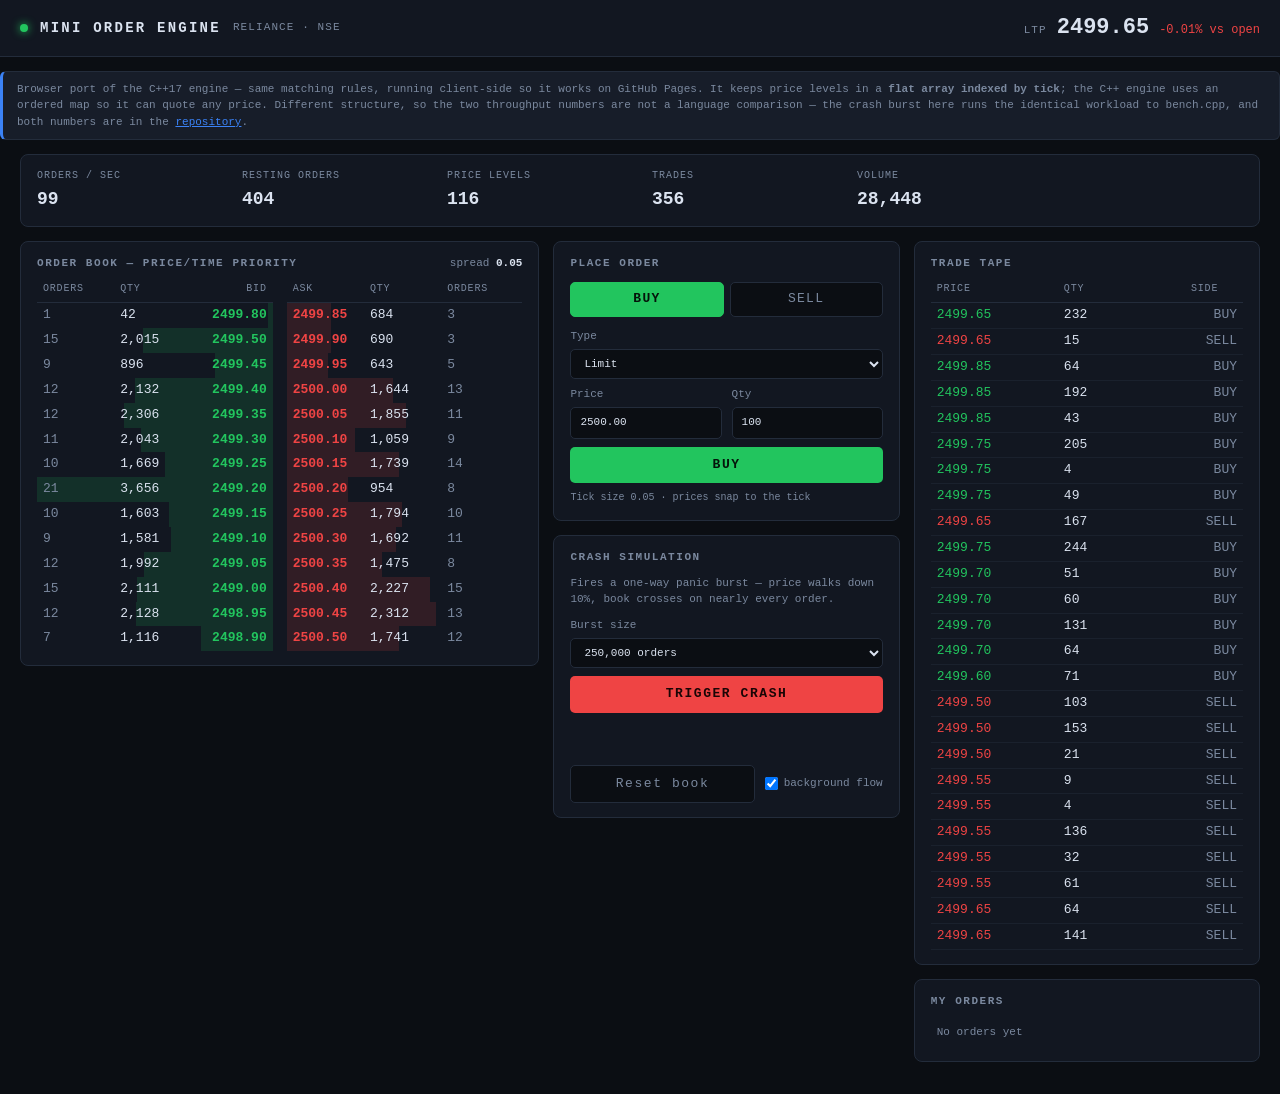
<file: docs/index.html>
<!DOCTYPE html>
<html lang="en">
<head>
<meta charset="utf-8">
<meta name="viewport" content="width=device-width, initial-scale=1">
<title>Mini Order Engine — live demo</title>
<link rel="stylesheet" href="style.css">
</head>
<body>

<header>
  <div class="brand">
    <span class="dot on"></span>
    <h1>MINI ORDER ENGINE</h1>
    <span class="sym">RELIANCE · NSE</span>
  </div>
  <div class="ltp">
    <span class="label">LTP</span>
    <span class="val" id="last">—</span>
    <span class="chg" id="chg">—</span>
  </div>
</header>

<div class="banner">
  Browser port of the C++17 engine — same matching rules, running client-side so it works on GitHub Pages.
  It keeps price levels in a <b>flat array indexed by tick</b>; the C++ engine uses an ordered map so it can
  quote any price. Different structure, so the two throughput numbers are not a language comparison —
  the crash burst here runs the identical workload to <code>bench.cpp</code>, and both numbers are in the
  <a href="https://github.com/Yashit2005/order-engine" target="_blank" rel="noopener">repository</a>.
</div>

<main>
  <section class="panel stats">
    <div class="stat"><span class="k">Orders / sec</span><span class="v" id="rate">0</span></div>
    <div class="stat"><span class="k">Resting orders</span><span class="v" id="live">0</span></div>
    <div class="stat"><span class="k">Price levels</span><span class="v" id="levels">0</span></div>
    <div class="stat"><span class="k">Trades</span><span class="v" id="trades">0</span></div>
    <div class="stat"><span class="k">Volume</span><span class="v" id="volume">0</span></div>
  </section>

  <section class="grid">
    <div class="panel book">
      <div class="panel-head">
        <h2>Order book — price/time priority</h2>
        <div class="spread">spread <b id="spread">—</b></div>
      </div>
      <div class="ladder">
        <div class="side">
          <div class="cols"><span>Orders</span><span>Qty</span><span class="px">Bid</span></div>
          <div id="bids"></div>
        </div>
        <div class="side">
          <div class="cols"><span class="px">Ask</span><span>Qty</span><span>Orders</span></div>
          <div id="asks"></div>
        </div>
      </div>
    </div>

    <div class="col">
      <div class="panel entry">
        <div class="panel-head"><h2>Place order</h2></div>
        <div class="tabs">
          <button class="tab buy active" data-side="buy">BUY</button>
          <button class="tab sell" data-side="sell">SELL</button>
        </div>
        <label>Type
          <select id="type">
            <option value="limit">Limit</option>
            <option value="market">Market</option>
            <option value="ioc">Immediate or Cancel</option>
          </select>
        </label>
        <div class="row">
          <label>Price <input id="price" type="number" step="0.05" value="2500.00"></label>
          <label>Qty <input id="qty" type="number" step="1" value="100"></label>
        </div>
        <button id="submit" class="submit buy">BUY</button>
        <div class="hint" id="hint">Tick size 0.05 · prices snap to the tick</div>
      </div>

      <div class="panel stress">
        <div class="panel-head"><h2>Crash simulation</h2></div>
        <p>Fires a one-way panic burst — price walks down 10%, book crosses on nearly every order.</p>
        <label>Burst size
          <select id="burstN">
            <option value="100000">100,000 orders</option>
            <option value="250000" selected>250,000 orders</option>
            <option value="500000">500,000 orders</option>
          </select>
        </label>
        <button id="crash" class="danger">TRIGGER CRASH</button>
        <div class="burst" id="burst"></div>
        <div class="row2">
          <button id="reset" class="ghost">Reset book</button>
          <label class="chk"><input type="checkbox" id="flow" checked> background flow</label>
        </div>
      </div>
    </div>

    <div class="col">
      <div class="panel tape">
        <div class="panel-head"><h2>Trade tape</h2></div>
        <div class="cols3"><span>Price</span><span>Qty</span><span>Side</span></div>
        <div id="tape"></div>
      </div>
      <div class="panel mine">
        <div class="panel-head"><h2>My orders</h2></div>
        <div id="mine"><div class="empty">No orders yet</div></div>
      </div>
    </div>
  </section>
</main>

<script src="engine.js"></script>
<script src="demo.js"></script>
</body>
</html>
</file>
<file: docs/style.css>
:root {
  --bg: #0b0e13;
  --panel: #121721;
  --panel-2: #171d29;
  --line: #232c3b;
  --text: #dbe3f0;
  --muted: #7b899f;
  --buy: #22c55e;
  --sell: #ef4444;
  --accent: #3b82f6;
  --buy-fill: rgba(34, 197, 94, .14);
  --sell-fill: rgba(239, 68, 68, .14);
}

* { box-sizing: border-box; }

body {
  margin: 0;
  background: var(--bg);
  color: var(--text);
  font: 13px/1.45 ui-monospace, "SF Mono", Menlo, Consolas, monospace;
}

header {
  display: flex; align-items: center; justify-content: space-between;
  padding: 12px 20px; border-bottom: 1px solid var(--line);
  background: var(--panel);
}
.brand { display: flex; align-items: center; gap: 12px; }
.brand h1 { font-size: 14px; letter-spacing: .16em; margin: 0; font-weight: 600; }
.sym { color: var(--muted); font-size: 11px; letter-spacing: .1em; }
.dot { width: 8px; height: 8px; border-radius: 50%; background: var(--sell); }
.dot.on { background: var(--buy); box-shadow: 0 0 8px var(--buy); }

.ltp { display: flex; align-items: baseline; gap: 10px; }
.ltp .label { color: var(--muted); font-size: 11px; letter-spacing: .1em; }
.ltp .val { font-size: 22px; font-weight: 600; font-variant-numeric: tabular-nums; }
.ltp .chg { font-size: 12px; font-variant-numeric: tabular-nums; }
.up { color: var(--buy); } .down { color: var(--sell); }

main { padding: 16px 20px 32px; max-width: 1500px; margin: 0 auto; }

.panel {
  background: var(--panel);
  border: 1px solid var(--line);
  border-radius: 8px;
  padding: 14px 16px;
}
.panel-head { display: flex; align-items: center; justify-content: space-between; margin-bottom: 10px; }
.panel-head h2 { font-size: 11px; letter-spacing: .14em; color: var(--muted); margin: 0; text-transform: uppercase; font-weight: 600; }

.stats { display: grid; grid-template-columns: repeat(6, 1fr); gap: 2px 24px; margin-bottom: 14px; }
.stat { display: flex; flex-direction: column; gap: 2px; }
.stat .k { color: var(--muted); font-size: 10px; letter-spacing: .1em; text-transform: uppercase; }
.stat .v { font-size: 18px; font-variant-numeric: tabular-nums; font-weight: 600; }

.grid { display: grid; grid-template-columns: 1.5fr 1fr 1fr; gap: 14px; align-items: start; }
.col { display: flex; flex-direction: column; gap: 14px; }

.spread { color: var(--muted); font-size: 11px; }
.spread b { color: var(--text); font-variant-numeric: tabular-nums; }

.ladder { display: grid; grid-template-columns: 1fr 1fr; gap: 14px; }
.cols, .cols3 {
  display: grid; gap: 8px; color: var(--muted); font-size: 10px;
  letter-spacing: .08em; text-transform: uppercase;
  padding: 0 6px 6px; border-bottom: 1px solid var(--line);
}
.cols { grid-template-columns: 1fr 1fr 1fr; }
.cols3 { grid-template-columns: 1fr 1fr 46px; }
.cols .px { text-align: right; }
.side:last-child .cols .px { text-align: left; }

.lvl {
  position: relative; display: grid; grid-template-columns: 1fr 1fr 1fr;
  gap: 8px; padding: 3px 6px; font-variant-numeric: tabular-nums; cursor: pointer;
}
.lvl > span { position: relative; z-index: 1; }
.lvl .bar { position: absolute; top: 0; bottom: 0; z-index: 0; }
.lvl.bid .bar { right: 0; background: var(--buy-fill); }
.lvl.ask .bar { left: 0; background: var(--sell-fill); }
.lvl.bid .p { color: var(--buy); text-align: right; font-weight: 600; }
.lvl.ask .p { color: var(--sell); font-weight: 600; }
.lvl:hover { background: var(--panel-2); }
.lvl .o { color: var(--muted); }

.entry label, .stress label { display: block; color: var(--muted); font-size: 11px; margin-bottom: 8px; }
.entry input, .entry select, .stress select {
  width: 100%; margin-top: 4px; padding: 7px 9px; background: var(--bg);
  border: 1px solid var(--line); border-radius: 5px; color: var(--text);
  font: inherit; font-variant-numeric: tabular-nums;
}
.entry .row { display: grid; grid-template-columns: 1fr 1fr; gap: 10px; }

.tabs { display: grid; grid-template-columns: 1fr 1fr; gap: 6px; margin-bottom: 12px; }
.tab {
  padding: 7px; border: 1px solid var(--line); background: var(--bg);
  color: var(--muted); border-radius: 5px; font: inherit; letter-spacing: .1em; cursor: pointer;
}
.tab.buy.active { background: var(--buy); color: #04140a; border-color: var(--buy); font-weight: 700; }
.tab.sell.active { background: var(--sell); color: #1a0505; border-color: var(--sell); font-weight: 700; }

button.submit, button.danger, button.ghost {
  width: 100%; padding: 9px; border: 0; border-radius: 5px;
  font: inherit; letter-spacing: .12em; font-weight: 700; cursor: pointer;
}
button.submit.buy { background: var(--buy); color: #04140a; }
button.submit.sell { background: var(--sell); color: #1a0505; }
button.danger { background: var(--sell); color: #1a0505; }
button.ghost { background: var(--bg); color: var(--muted); border: 1px solid var(--line); font-weight: 500; }
button:active { transform: translateY(1px); }

.hint { color: var(--muted); font-size: 10px; margin-top: 8px; }
.stress p { color: var(--muted); font-size: 11px; margin: 0 0 10px; }
.burst { margin-top: 10px; font-size: 11px; color: var(--muted); min-height: 32px; }
.burst b { color: var(--accent); font-size: 15px; font-variant-numeric: tabular-nums; }
.row2 { display: grid; grid-template-columns: 1fr auto; gap: 10px; align-items: center; margin-top: 10px; }
.chk { display: flex !important; align-items: center; gap: 6px; margin: 0 !important; white-space: nowrap; }
.chk input { width: auto; margin: 0; }

.tape .t, .mine .m {
  display: grid; padding: 3px 6px; font-variant-numeric: tabular-nums;
  border-bottom: 1px solid rgba(35, 44, 59, .5);
}
.tape .t { grid-template-columns: 1fr 1fr 46px; gap: 8px; }
.tape .t.B .p { color: var(--buy); } .tape .t.S .p { color: var(--sell); }
.tape .t .s { color: var(--muted); text-align: right; }

.mine .m { grid-template-columns: 1fr 1fr 1fr auto; gap: 8px; align-items: center; font-size: 11px; }
.mine .m .side.BUY { color: var(--buy); } .mine .m .side.SELL { color: var(--sell); }
.mine .m .x { background: none; border: 1px solid var(--line); color: var(--muted); border-radius: 4px; cursor: pointer; font: inherit; padding: 1px 6px; }
.mine .m.done { opacity: .45; }
.empty { color: var(--muted); font-size: 11px; padding: 6px; }

@media (max-width: 1100px) {
  .grid { grid-template-columns: 1fr; }
  .stats { grid-template-columns: repeat(3, 1fr); gap: 12px; }
}

.banner {
  max-width: 1460px;
  margin: 14px auto -2px;
  padding: 9px 14px;
  background: var(--panel-2);
  border: 1px solid var(--line);
  border-left: 3px solid var(--accent);
  border-radius: 6px;
  color: var(--muted);
  font-size: 11px;
  line-height: 1.5;
}
.banner a { color: var(--accent); }

.burst .sub { color: var(--muted); font-size: 10px; }
</file>
